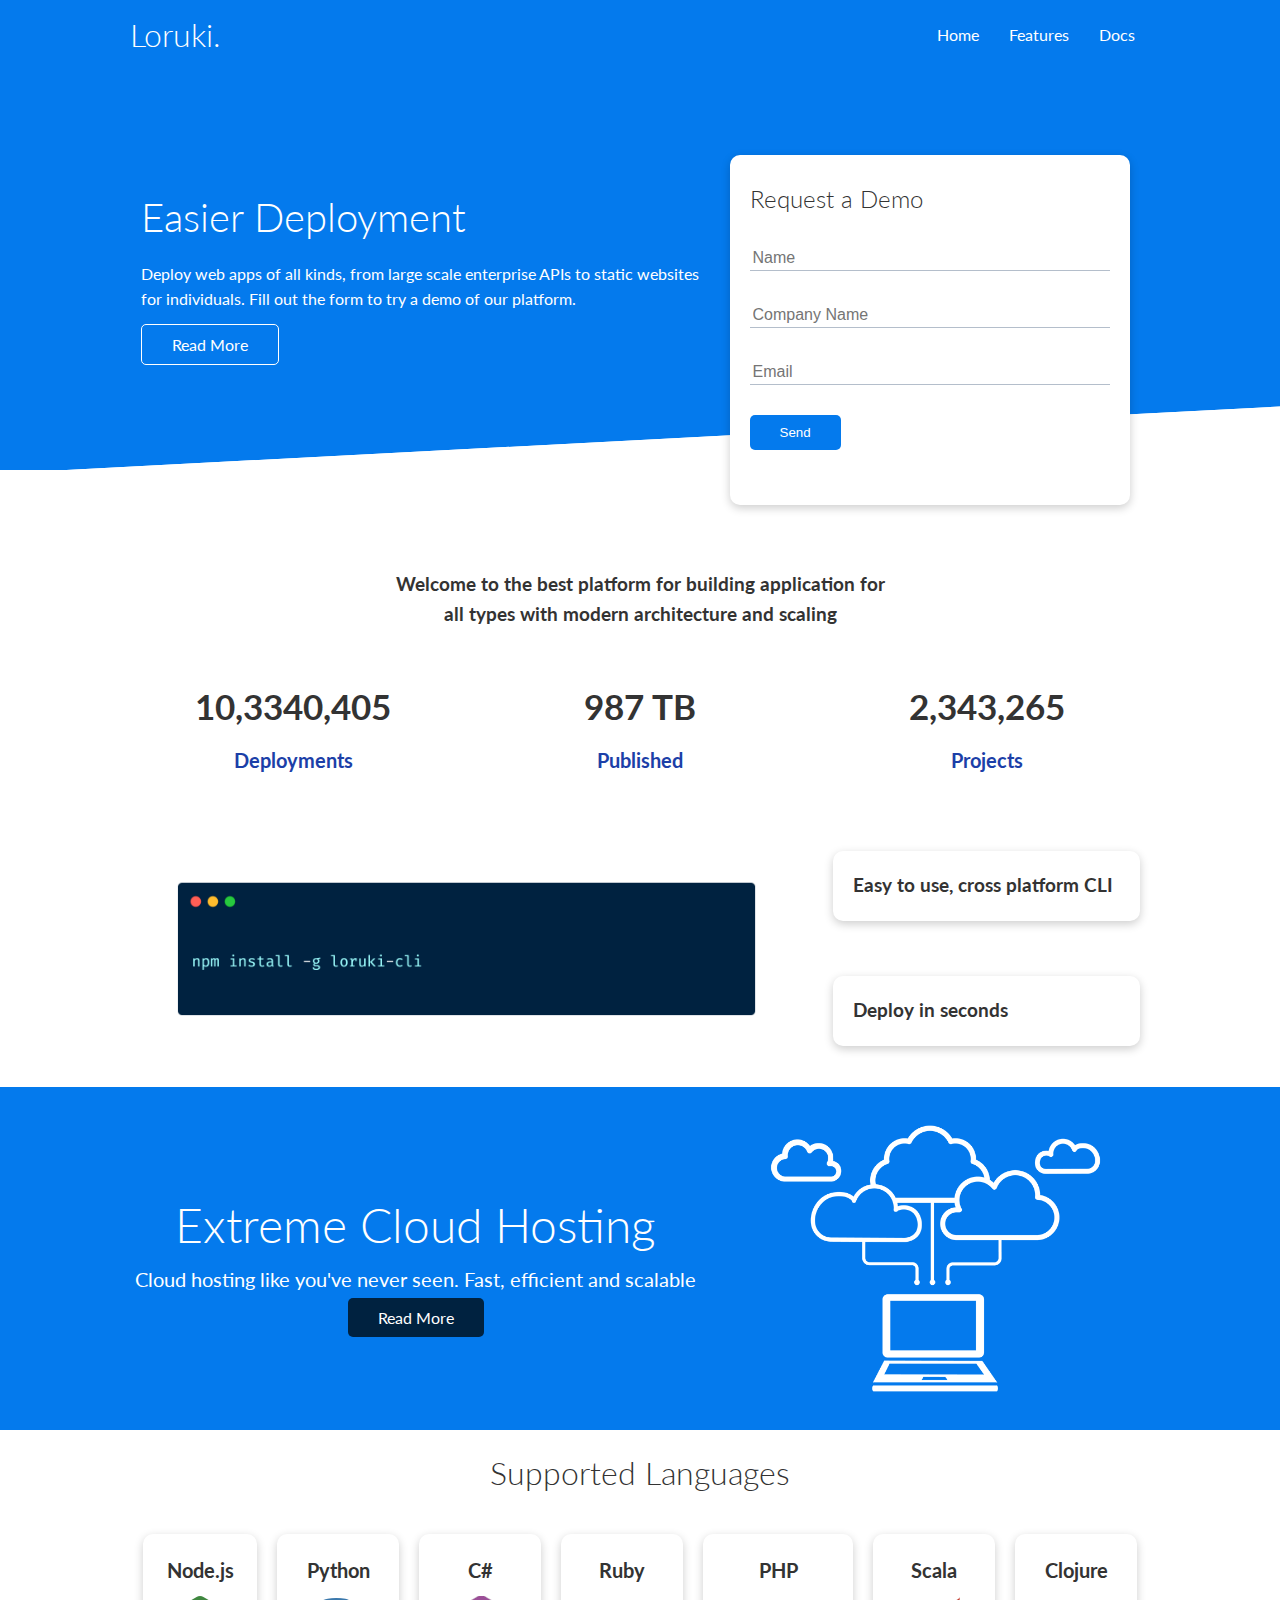
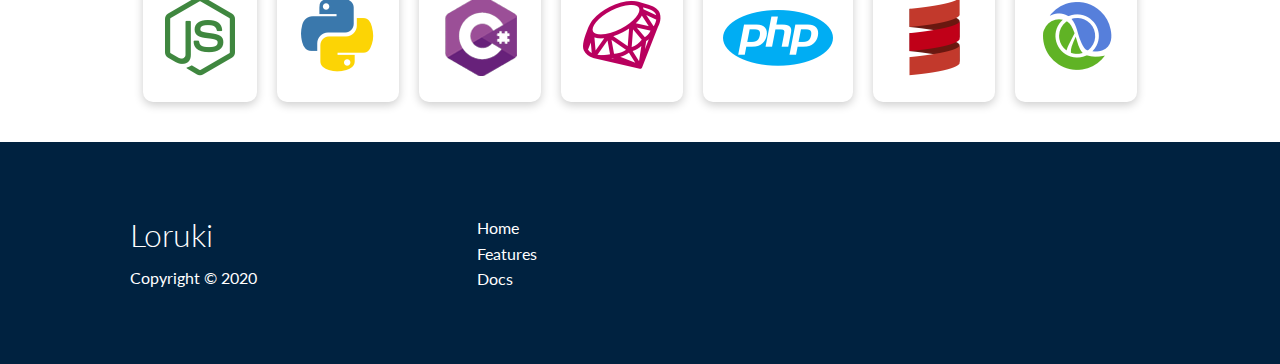
<file: index.html>
<!DOCTYPE html>
<html lang="en">

<head>
    <meta charset="UTF-8">
    <meta http-equiv="X-UA-Compatible" content="IE=edge">
    <meta name="viewport" content="width=device-width, initial-scale=1.0">
    <link rel="stylesheet" href="https://cdnjs.cloudflare.com/ajax/libs/font-awesome/5.15.1/css/all.min.css"
        integrity="sha512-+4zCK9k+qNFUR5X+cKL9EIR+ZOhtIloNl9GIKS57V1MyNsYpYcUrUeQc9vNfzsWfV28IaLL3i96P9sdNyeRssA=="
        crossorigin="anonymous" referrerpolicy="no-referrer" />
    <link rel="stylesheet" href="./css/style.css">
    <link rel="stylesheet" href="./css/utilities.css">
    <title>Loruki | Cloud Hosting For Everyone</title>
</head>

<body>
    <!-- Navbar -->
    <div class="navbar">
        <div class="container flex">
            <h1 class="logo">Loruki.</h1>
            <nav>
                <ul>
                    <li><a href="./index.html">Home</a></li>
                    <li><a href="./features.html">Features</a></li>
                    <li><a href="./docs.html">Docs</a></li>
                </ul>
            </nav>
        </div>
    </div>

    <!-- Showcase -->
    <section class="showcase">
        <div class="container grid">
            <div class="showcase-text">
                <h1>Easier Deployment</h1>
                <p>Deploy web apps of all kinds, from large scale enterprise APIs to static websites for individuals.
                    Fill
                    out the form to try a demo of our platform.</p>
                <a href="./features.html" class="btn btn-outline">Read More</a>
            </div>

            <div class="showcase-form card">
                <h2>Request a Demo</h2>
                <form>
                    <div class="form-control">
                        <input type="text" name="name" placeholder="Name" required>
                    </div>
                    <div class="form-control">
                        <input type="text" name="company" placeholder="Company Name" required>
                    </div>
                    <div class="form-control">
                        <input type="email" name="email" placeholder="Email" required>
                    </div>
                    <input type="submit" value="Send" class="btn btn-primary">
                </form>
            </div>
        </div>
    </section>

    <!-- Stats -->
    <section class="stats">
        <div class="container">
            <h3 class="stats-heading text-center my-1">
                Welcome to the best platform for building application for all types with modern architecture and scaling
            </h3>

            <div class="grid grid-3 text-center my-4">
                <div>
                    <i class="fas fa-server fa-3x"></i>
                    <h3>10,3340,405</h3>
                    <p class="text-secondary">Deployments</p>
                </div>
                <div>
                    <i class="fas fa-upload fa-3x"></i>
                    <h3>987 TB</h3>
                    <p class="text-secondary">Published</p>
                </div>
                <div>
                    <i class="fas fa-project-diagram fa-3x"></i>
                    <h3>2,343,265</h3>
                    <p class="text-secondary">Projects</p>
                </div>
            </div>
        </div>
    </section>

    <!-- Cli -->
    <section class="cli">
        <div class="container grid">
            <img src="./images/cli.png" alt="">
            <div class="card">
                <h3>Easy to use, cross platform CLI</h3>
            </div>
            <div class="card">
                <h3>Deploy in seconds</h3>
            </div>
        </div>
    </section>

    <!-- Cloud -->
    <section class="cloud bg-primary my-2 py-2">
        <div class="container grid">
            <div class="text-center">
                <h2 class="lg">Extreme Cloud Hosting</h2>
                <p class="lead my-1">Cloud hosting like you've never seen. Fast, efficient and scalable</p>
                <a href="./features.html" class="btn btn-dark">Read More</a>
            </div>
            <img src="./images/cloud.png" alt="">
        </div>
    </section>

    <!-- Languages -->
    <section class="languages">
        <h2 class="md text-center my-2">
            Supported Languages
        </h2>
        <div class="container flex">
            <div class="card">
                <h4>Node.js</h4>
                <img src="./images/logos/node.png" alt="">
            </div>
            <div class="card">
                <h4>Python</h4>
                <img src="./images/logos/python.png" alt="">
            </div>
            <div class="card">
                <h4>C#</h4>
                <img src="./images/logos/csharp.png" alt="">
            </div>
            <div class="card">
                <h4>Ruby</h4>
                <img src="./images/logos/ruby.png" alt="">
            </div>
            <div class="card">
                <h4>PHP</h4>
                <img src="./images/logos/php.png" alt="">
            </div>
            <div class="card">
                <h4>Scala</h4>
                <img src="./images/logos/scala.png" alt="">
            </div>
            <div class="card">
                <h4>Clojure</h4>
                <img src="./images/logos/clojure.png" alt="">
            </div>
        </div>
    </section>

    <!-- Footer -->
    <footer class="footer bg-dark py-5">
        <div class="container grid grid-3">
            <div>
                <h1>Loruki
                </h1>
                <p>Copyright &copy; 2020</p>
            </div>
            <nav>
                <ul>
                    <li><a href="./index.html">Home</a></li>
                    <li><a href="./features.html">Features</a></li>
                    <li><a href="./docs.html">Docs</a></li>
                </ul>
            </nav>
            <div class="social">
                <a href="#"><i class="fab fa-github fa-2x"></i></a>
                <a href="#"><i class="fab fa-facebook fa-2x"></i></a>
                <a href="#"><i class="fab fa-instagram fa-2x"></i></a>
                <a href="#"><i class="fab fa-twitter fa-2x"></i></a>
            </div>
        </div>
    </footer>

</body>

</html>
</file>
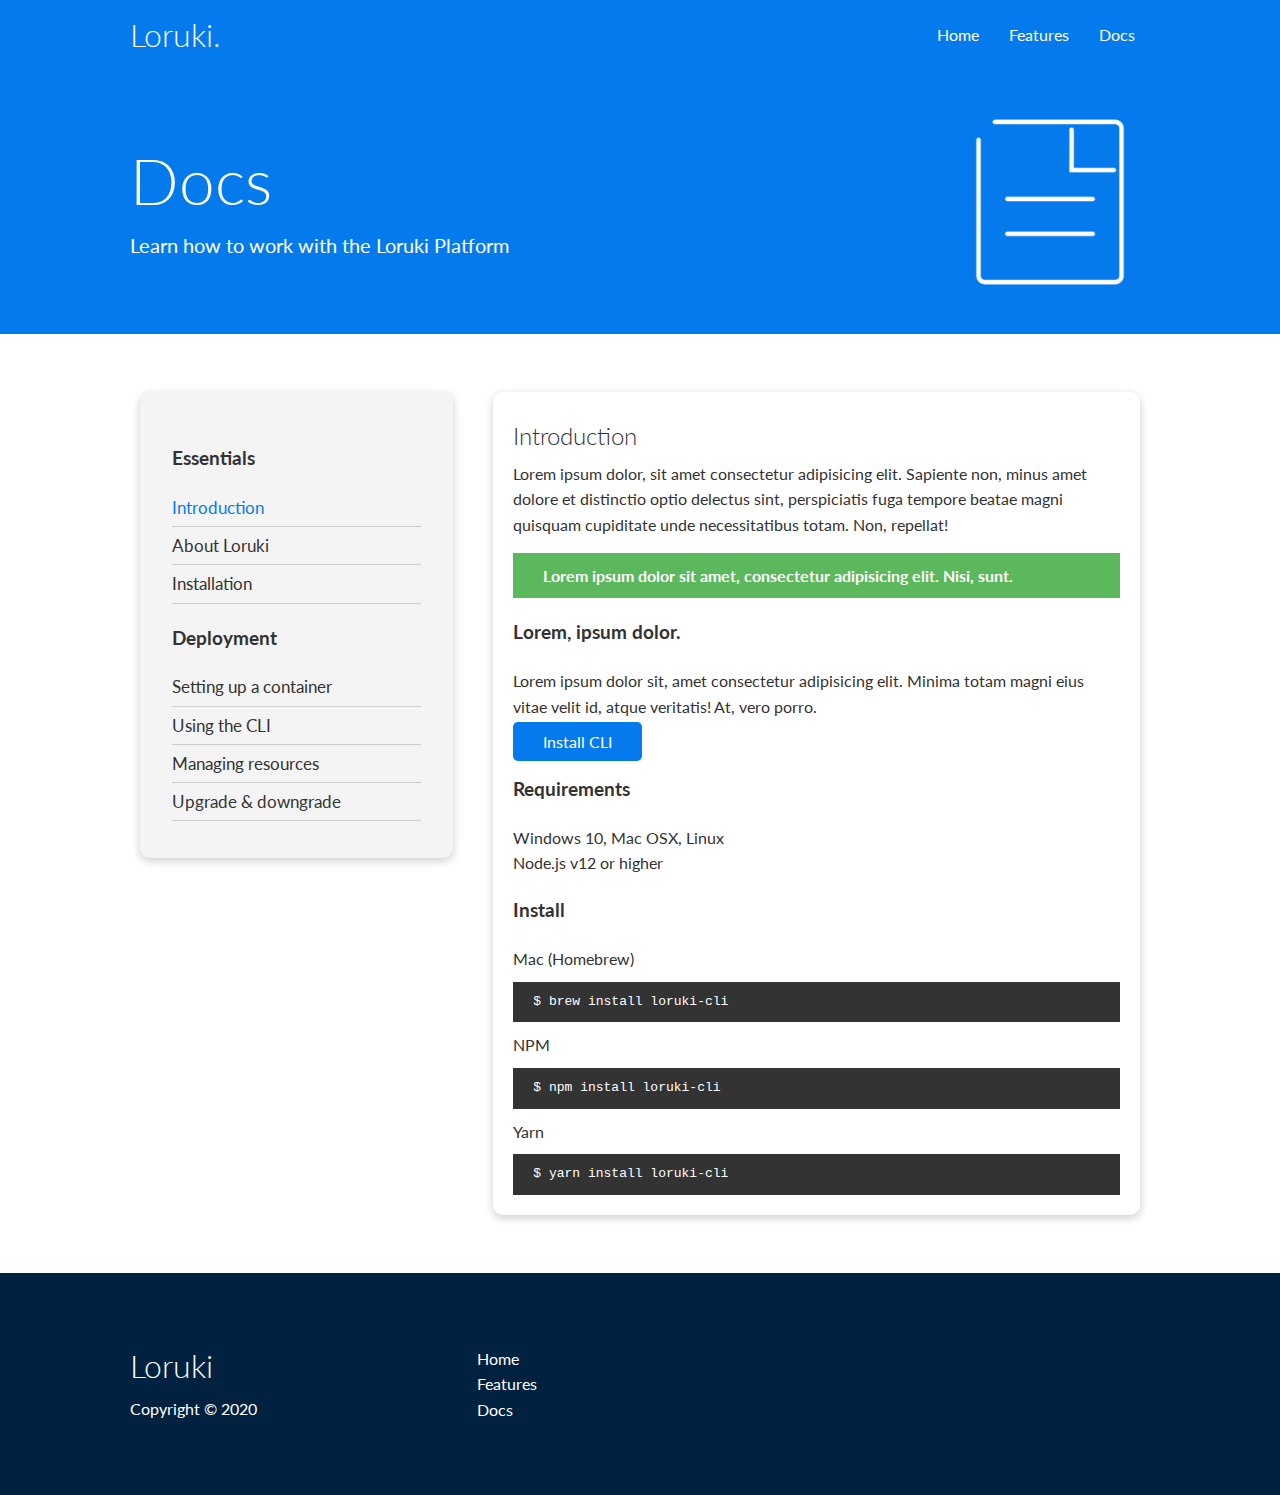
<file: docs.html>
<!DOCTYPE html>
<html lang="en">

<head>
    <meta charset="UTF-8">
    <meta http-equiv="X-UA-Compatible" content="IE=edge">
    <meta name="viewport" content="width=device-width, initial-scale=1.0">
    <link rel="stylesheet" href="https://cdnjs.cloudflare.com/ajax/libs/font-awesome/5.15.1/css/all.min.css"
        integrity="sha512-+4zCK9k+qNFUR5X+cKL9EIR+ZOhtIloNl9GIKS57V1MyNsYpYcUrUeQc9vNfzsWfV28IaLL3i96P9sdNyeRssA=="
        crossorigin="anonymous" referrerpolicy="no-referrer" />
    <link rel="stylesheet" href="./css/style.css">
    <link rel="stylesheet" href="./css/utilities.css">
    <title>Loruki | Cloud Hosting For Everyone</title>
</head>

<body>
    <!-- Navbar -->
    <div class="navbar">
        <div class="container flex">
            <h1 class="logo">Loruki.</h1>
            <nav>
                <ul>
                    <li><a href="./index.html">Home</a></li>
                    <li><a href="./features.html">Features</a></li>
                    <li><a href="./docs.html">Docs</a></li>
                </ul>
            </nav>
        </div>
    </div>


    <!-- Head -->
    <section class="docs-head bg-primary py-3">
        <div class="container grid">
            <div>
                <h1 class="xl">Docs</h1>
                <p class="lead">
                    Learn how to work with the Loruki Platform
                </p>
            </div>
            <img src="./images/docs.png" alt="">
        </div>
    </section>

    <!-- Docs Main -->
    <section class="docs-main my-4">
        <div class="container grid">
            <div class="card bg-light p-3">
                <h3 class="my-2">Essentials</h3>
                <nav>
                    <ul>
                        <li><a class="text-primary" href="#">Introduction</a></li>
                        <li><a href="#">About Loruki</a></li>
                        <li><a href="#">Installation</a></li>
                    </ul>
                </nav>

                <h3 class="my-2">Deployment</h3>
                <nav>
                    <ul>
                        <li><a href="#">Setting up a container</a></li>
                        <li><a href="#">Using the CLI</a></li>
                        <li><a href="#">Managing resources</a></li>
                        <li><a href="#">Upgrade & downgrade</a></li>
                    </ul>
                </nav>
            </div>
            <div class="card">
                <h2>Introduction</h2>
                <p>Lorem ipsum dolor, sit amet consectetur adipisicing elit. Sapiente non, minus amet dolore et
                    distinctio optio delectus sint, perspiciatis fuga tempore beatae magni quisquam cupiditate unde
                    necessitatibus totam. Non, repellat!</p>

                <div class="alert alert-success">
                    <i class="fas fa-info"></i> Lorem ipsum dolor sit amet, consectetur adipisicing elit. Nisi, sunt.
                </div>

                <h3>Lorem, ipsum dolor.</h3>
                <p>Lorem ipsum dolor sit, amet consectetur adipisicing elit. Minima totam magni eius vitae velit id,
                    atque veritatis! At, vero porro.</p>
                <a href="#" class="btn btn-primary">Install CLI</a>

                <h3>Requirements</h3>
                <ul>
                    <li>Windows 10, Mac OSX, Linux</li>
                    <li>Node.js v12 or higher</li>
                </ul>

                <h3>Install</h3>
                <p>Mac (Homebrew)</p>
                <pre><code>$ brew install loruki-cli</code></pre>
                <p>NPM</p>
                <pre><code>$ npm install loruki-cli</code></pre>
                <p>Yarn</p>
                <pre><code>$ yarn install loruki-cli</code></pre>
            </div>
        </div>
    </section>

    <!-- Footer -->
    <footer class="footer bg-dark py-5">
        <div class="container grid grid-3">
            <div>
                <h1>Loruki
                </h1>
                <p>Copyright &copy; 2020</p>
            </div>
            <nav>
                <ul>
                    <li><a href="./index.html">Home</a></li>
                    <li><a href="./features.html">Features</a></li>
                    <li><a href="./docs.html">Docs</a></li>
                </ul>
            </nav>
            <div class="social">
                <a href="#"><i class="fab fa-github fa-2x"></i></a>
                <a href="#"><i class="fab fa-facebook fa-2x"></i></a>
                <a href="#"><i class="fab fa-instagram fa-2x"></i></a>
                <a href="#"><i class="fab fa-twitter fa-2x"></i></a>
            </div>
        </div>
    </footer>

</body>

</html>
</file>
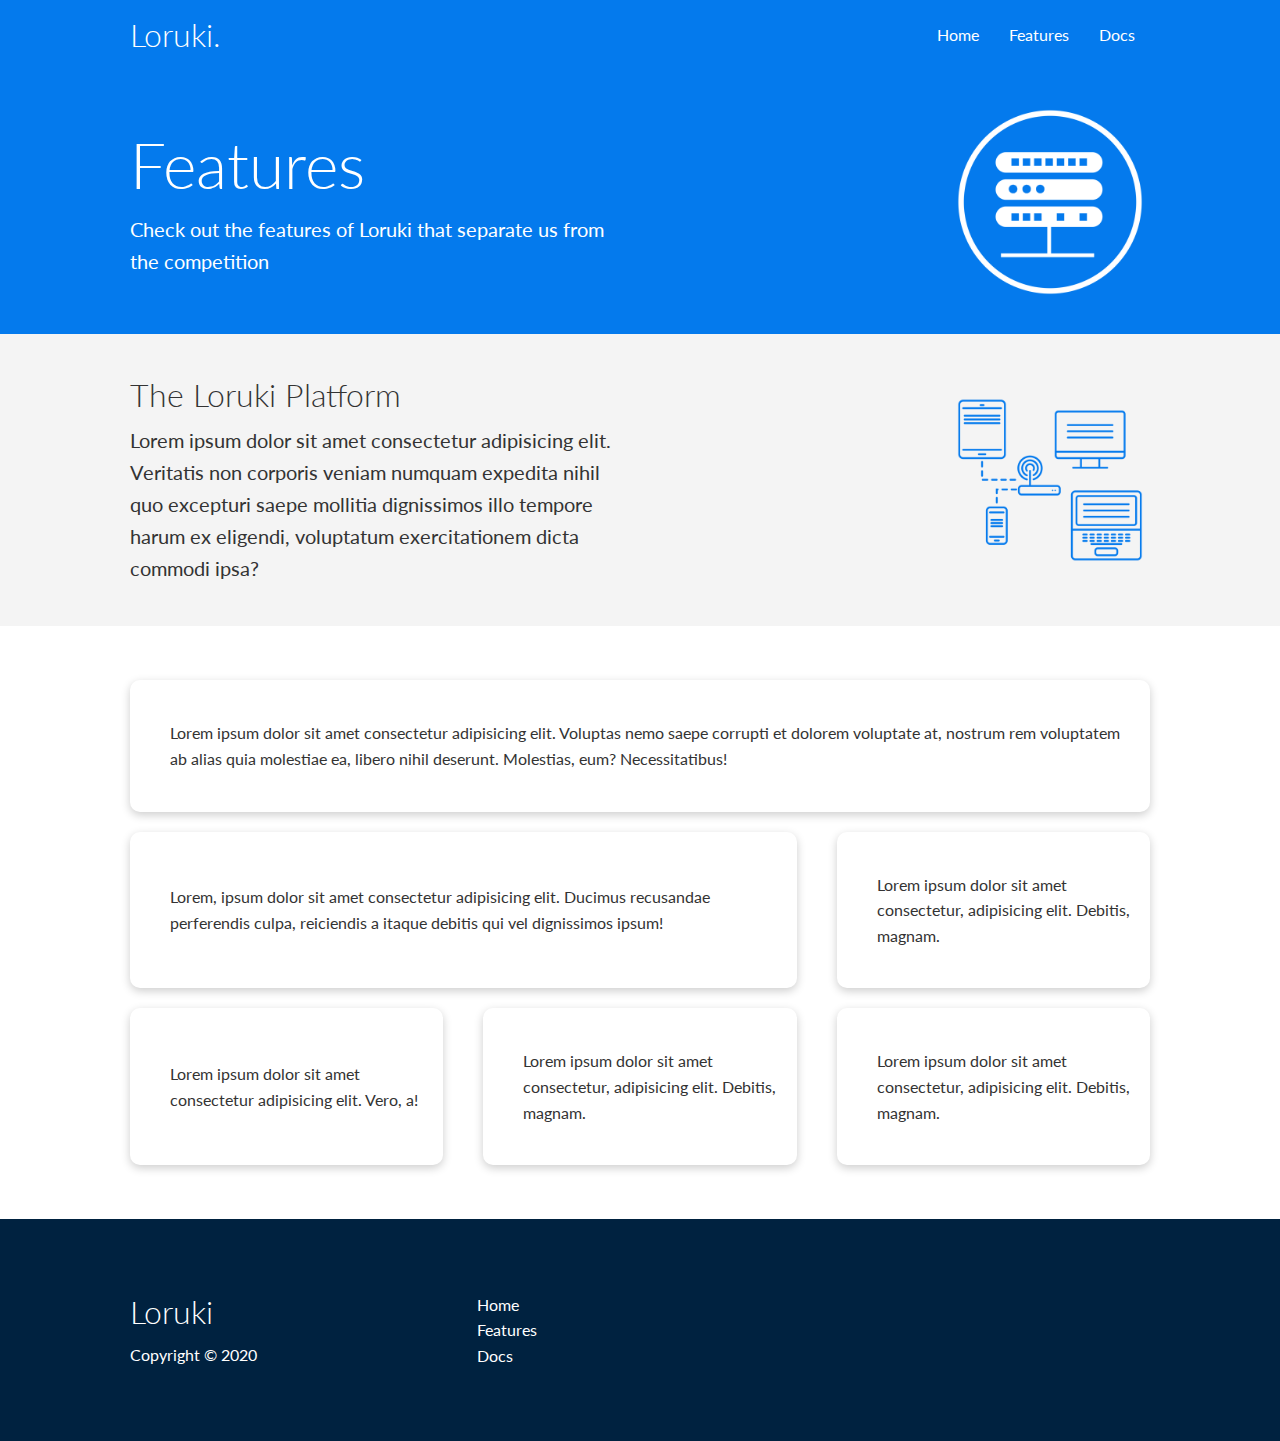
<file: features.html>
<!DOCTYPE html>
<html lang="en">

<head>
    <meta charset="UTF-8">
    <meta http-equiv="X-UA-Compatible" content="IE=edge">
    <meta name="viewport" content="width=device-width, initial-scale=1.0">
    <link rel="stylesheet" href="https://cdnjs.cloudflare.com/ajax/libs/font-awesome/5.15.1/css/all.min.css"
        integrity="sha512-+4zCK9k+qNFUR5X+cKL9EIR+ZOhtIloNl9GIKS57V1MyNsYpYcUrUeQc9vNfzsWfV28IaLL3i96P9sdNyeRssA=="
        crossorigin="anonymous" referrerpolicy="no-referrer" />
    <link rel="stylesheet" href="./css/style.css">
    <link rel="stylesheet" href="./css/utilities.css">
    <title>Loruki | Cloud Hosting For Everyone</title>
</head>

<body>
    <!-- Navbar -->
    <div class="navbar">
        <div class="container flex">
            <h1 class="logo">Loruki.</h1>
            <nav>
                <ul>
                    <li><a href="./index.html">Home</a></li>
                    <li><a href="./features.html">Features</a></li>
                    <li><a href="./docs.html">Docs</a></li>
                </ul>
            </nav>
        </div>
    </div>


    <!-- Head -->
    <section class="features-head bg-primary py-3">
        <div class="container grid">
            <div>
                <h1 class="xl">Features</h1>
                <p class="lead">
                    Check out the features of Loruki that separate us from the
                    competition
                </p>
            </div>
            <img src="./images/server.png" alt="">
        </div>
    </section>

    <!--Sub Head -->
    <section class="features-head bg-light py-3">
        <div class="container grid">
            <div>
                <h1 class="md">The Loruki Platform</h1>
                <p class="lead">
                    Lorem ipsum dolor sit amet consectetur adipisicing elit. Veritatis non corporis veniam numquam
                    expedita nihil quo excepturi saepe mollitia dignissimos illo tempore harum ex eligendi, voluptatum
                    exercitationem dicta commodi ipsa?
                </p>
            </div>
            <img src="./images/server2.png" alt="">
        </div>
    </section>

    <!-- Cards Section -->
    <section class="features-main my-2">
        <div class="container grid grid-3">
            <div class="card flex">
                <i class="fas fa-server fa-3x"></i>
                <p>Lorem ipsum dolor sit amet consectetur adipisicing elit. Voluptas nemo saepe corrupti et dolorem
                    voluptate at, nostrum rem voluptatem ab alias quia molestiae ea, libero nihil deserunt. Molestias,
                    eum? Necessitatibus!</p>
            </div>
            <div class="card flex">
                <i class="fas fa-network-wired fa-3x"></i>
                <p>
                    Lorem, ipsum dolor sit amet consectetur adipisicing elit. Ducimus
                    recusandae perferendis culpa, reiciendis a itaque debitis qui vel
                    dignissimos ipsum!
                </p>
            </div>
            <div class="card flex">
                <i class="fas fa-laptop-code fa-3x"></i>
                <p>
                    Lorem ipsum dolor sit amet consectetur, adipisicing elit. Debitis,
                    magnam.
                </p>
            </div>
            <div class="card flex">
                <i class="fas fa-database fa-3x"></i>
                <p>
                    Lorem ipsum dolor sit amet consectetur adipisicing elit. Vero, a!
                </p>
            </div>
            <div class="card flex">
                <i class="fas fa-power-off fa-3x"></i>
                <p>
                    Lorem ipsum dolor sit amet consectetur, adipisicing elit. Debitis,
                    magnam.
                </p>
            </div>
            <div class="card flex">
                <i class="fas fa-upload fa-3x"></i>
                <p>
                    Lorem ipsum dolor sit amet consectetur, adipisicing elit. Debitis,
                    magnam.
                </p>
            </div>
        </div>
    </section>

    <!-- Footer -->
    <footer class="footer bg-dark py-5">
        <div class="container grid grid-3">
            <div>
                <h1>Loruki
                </h1>
                <p>Copyright &copy; 2020</p>
            </div>
            <nav>
                <ul>
                    <li><a href="./index.html">Home</a></li>
                    <li><a href="./features.html">Features</a></li>
                    <li><a href="./docs.html">Docs</a></li>
                </ul>
            </nav>
            <div class="social">
                <a href="#"><i class="fab fa-github fa-2x"></i></a>
                <a href="#"><i class="fab fa-facebook fa-2x"></i></a>
                <a href="#"><i class="fab fa-instagram fa-2x"></i></a>
                <a href="#"><i class="fab fa-twitter fa-2x"></i></a>
            </div>
        </div>
    </footer>

</body>

</html>
</file>
<file: css/style.css>
@import url('https://fonts.googleapis.com/css2?family=Lato:wght@300&family=Poppins:wght@200&display=swap');

:root {
    --primary-color: #047aed;
    --secondary-color: #1c3fa8;
    --dark-color: #002240;
    --light-color: #f4f4f4;
    --success-color: #5cb85c;
    --error-color: #d9534f;
}


* {
    box-sizing: border-box;
    padding: 0;
    margin: 0;
}

body {
    font-family: 'Lato', sans-serif;
    color: #333;
    line-height: 1.6;
}

ul {
    list-style-type: none;
}

a {
    text-decoration: none;
    color: #333;
}

h1,
h2 {
    font-weight: 300;
    line-height: 1.2;
    margin: 10px 0;
}

p {
    margin: 10px 0px;
}

img {
    width: 100%;
}

code,
pre {
    background: #333;
    color: #fff;
    padding: 10px;
}

/* Navbar */
.navbar {
    background-color: var(--primary-color);
    color: #fff;
    height: 70px;
}

.navbar ul {
    display: flex;
}

.navbar a {
    color: #fff;
    padding: 10px;
    margin: 0 5px;
}

.navbar a:hover {
    border-bottom: 2px #fff solid;
}

.navbar .flex {
    justify-content: space-between;
}

/* Showcase */
.showcase {
    height: 400px;
    background-color: var(--primary-color);
    color: #fff;
    position: relative;
}

.showcase h1 {
    font-size: 40px;
}

.showcase p {
    margin: 20px 0;
}

.showcase .grid {
    overflow: visible;
    grid-template-columns: 55% 40%;
    gap: 30px;
}

.showcase-text {
    animation: slideInFromLeft 1s ease-in;
}

.showcase-form {
    position: relative;
    top: 60px;
    height: 350px;
    width: 400px;
    padding: 40px;
    z-index: 100;
    justify-self: flex-end;
    animation: slideInFromRight 1s ease-in;
}

.showcase-form .form-control {
    margin: 30px 0;
}

.showcase-form input[type='text'],
.showcase-form input[type='email'] {
    border: 0;
    border-bottom: 1px solid #b4becb;
    width: 100%;
    padding: 3px;
    font-size: 16px;
}

.showcase-form input:focus {
    outline: none;
}

.showcase::before,
.showcase::after {
    content: '';
    position: absolute;
    height: 100px;
    bottom: -70px;
    right: 0;
    left: 0;
    background: #fff;
    transform: skewY(-3deg);
    -webkit-transform: skewY(-3deg);
    -moz-transform: skewY(-3deg);
    -ms-transform: skewY(-3deg);
}

/* Stats */
.stats {
    padding-top: 100px;
    animation: slideInFromBottom 1s ease-in;
}

.stats-heading {
    max-width: 500px;
    margin: auto;
}

.stats .grid h3 {
    font-size: 35px;
}

.stats .grid p {
    font-size: 20px;
    font-weight: bold;
}

/* Cli */
.cli .grid {
    grid-template-columns: repeat(3, 1fr);
    grid-template-rows: repeat(2, 1fr);
}

.cli .grid>*:first-child {
    grid-column: 1 / span 2;
    grid-row: 1 / span 2;
}

/* Cloud */
.cloud .grid {
    grid-template-columns: 4fr 3fr;
}

/* Languages */

.languages .flex {
    flex-wrap: wrap;
}

.languages .card {
    text-align: center;
    margin: 18px 10px 40px;
    transition: transform 0.2s ease-in;
}

.languages .card h4 {
    font-size: 20px;
    margin-bottom: 10px;
}

.languages .card:hover {
    transform: translateY(-15px);
}

/* Features */
.features-head img,
.docs-head img {
    width: 200px;
    justify-self: flex-end;
}

.features-sub-head img {
    width: 300px;
    justify-self: flex-end;
}

.features-main .card>i {
    margin-right: 20px;
}

.features-main .grid {
    padding: 30px;
}

.features-main .grid>*:first-child {
    grid-column: 1 / span 3;
}

.features-main .grid>*:nth-child(2) {
    grid-column: 1 / span 2;
}

/* Docs */
.docs-main h3 {
    margin: 20px 0;
}

.docs-main .grid {
    grid-template-columns: 1fr 2fr;
    align-items: flex-start;
}

.docs-main nav li {
    font-size: 17px;
    padding-bottom: 5px;
    margin-bottom: 5px;
    border-bottom: 1px #ccc solid;
}

.docs-main a:hover {
    font-weight: bold;
}

/* Footer */
.footer .social a {
    margin: 0 10px;
}

/* Aniamtions */
@keyframes slideInFromLeft {
    0% {
        transform: translateX(-100%);
    }

    100% {
        transform: translateX(0);
    }
}

@keyframes slideInFromRight {
    0% {
        transform: translateX(100%);
    }

    100% {
        transform: translateX(0);
    }
}

@keyframes slideInFromTop {
    0% {
        transform: translateY(-100%);
    }

    100% {
        transform: translateX(0);
    }
}

@keyframes slideInFromBottom {
    0% {
        transform: translateY(100%);
    }

    100% {
        transform: translateX(0);
    }
}

@media (max-width: 1000px) {
    .showcase-form {
        width: 340px;
    }
}

/* Tablets and under */
@media(max-width: 768px) {

    .grid,
    .showcase .grid,
    .stats .grid,
    .cli .grid,
    .cloud .grid,
    .features-main .grid,
    .docs-main .grid {
        grid-template-columns: 1fr;
        grid-template-rows: 1fr;
    }

    .showcase {
        height: auto;
    }

    .showcase-text {
        text-align: center;
        margin-top: 40px;
        animation: slideInFromTop 1s ease-in;
    }

    .showcase-form {
        justify-self: center;
        margin: auto;
        animation: slideInFromBottom 1s ease-in;
    }

    .cli .grid>*:first-child {
        grid-column: 1;
        grid-row: 1;
    }

    .features-head,
    .features-sub-head,
    .docs-head {
        text-align: center;
    }

    .features-head img,
    .features-sub-head img,
    .docs-head img {
        justify-self: center;
    }

    .features-main .grid>*:first-child,
    .features-main .grid>*:nth-child(2) {
        grid-column: 1;
    }

}

/* Mobile */
@media (max-width: 500px) {
    .navbar {
        height: 110px;
    }

    .navbar .flex {
        flex-direction: column
    }

    .navbar ul {
        padding: 10px;
        background-color: rgba(0, 0, 0, 0.1);
    }
}
</file>
<file: css/utilities.css>
.container {
    max-width: 1100px;
    margin: 0 auto;
    overflow: auto;
    padding: 0 40px;
}

.card {
    background-color: #fff;
    color: #333;
    border-radius: 10px;
    box-shadow: 0 3px 10px rgba(0, 0, 0, 0.2);
    padding: 20px;
    margin: 10px;
}

.btn {
    display: i=inline-block;
    padding: 10px 30px;
    cursor: pointer;
    background: var(--primary-color);
    color: #fff;
    border: none;
    border-radius: 5px;
}

.btn-outline {
    background-color: transparent;
    border: 1px #fff solid;
}

.btn:hover {
    transform: scale(0.98);
}

/* Background & colored buttons */
.bg-primary,
.btn-primary {
    background-color: var(--primary-color);
    color: #fff;
}

.bg-secondary,
.btn-secondary {
    background-color: var(--secondary-color);
    color: #fff;
}

.bg-dark,
.btn-dark {
    background-color: var(--dark-color);
    color: #fff;
}

.bg-light,
.btn-light {
    background-color: var(--light-color);
    color: #333;
}

.bg-primary a,
.btn-primary a,
.bg-secondary a,
.btn-secondary a,
.bg-dark a,
.btn-dark a {
    color: #fff;
}

/* Text Colors */
.text-primary {
    color: var(--primary-color);
}

.text-secondary {
    color: var(--secondary-color);
}

.text-dark {
    color: var(--dark-color);
}

.text-light {
    color: var(--light-color);
}

/* Text Sizes */
.lead {
    font-size: 20px;
}

.sm {
    font-size: 1rem;
}

.md {
    font-size: 2rem;
}

.lg {
    font-size: 3rem;
}

.xl {
    font-size: 4rem;
}

.text-center {
    text-align: center;
}

/* Alert */
.alert {
    background-color: var(--light-color);
    padding: 10px 20px;
    font-weight: bold;
    margin: 15px 0;
}

.alert i {
    margin-right: 10px;
}

.alert-success {
    background-color: var(--success-color);
    color: #fff;
}

.alert-error {
    background-color: var(--error-color);
    color: #fff;
}

.flex {
    display: flex;
    justify-content: center;
    align-items: center;
    height: 100%;
}

.grid {
    display: grid;
    grid-template-columns: repeat(2, 1fr);
    gap: 20px;
    justify-content: center;
    align-items: center;
    height: 100%;
}

.grid-3 {
    grid-template-columns: repeat(3, 1fr);
}

/* Margin */
/* .my-1 {
    margin: 1rem 0;
} */

.my-2 {
    margin: 1.5rem 0;
}

.my-3 {
    margin: 2rem 0;
}

.my-4 {
    margin: 3rem 0;
}

.my-5 {
    margin: 4rem 0;
}

.m-1 {
    margin: 1rem;
}

.m-2 {
    margin: 1.5rem;
}

.m-3 {
    margin: 2rem;
}

.m-4 {
    margin: 3rem;
}

.m-5 {
    margin: 4rem;
}

/* Padding */
.py-1 {
    padding: 1rem 0;
}

.py-2 {
    padding: 1.5rem 0;
}

.py-3 {
    padding: 2rem 0;
}

.py-4 {
    padding: 3rem 0;
}

.py-5 {
    padding: 4rem 0;
}

.p-1 {
    padding: 1rem;
}

.p-2 {
    padding: 1.5rem;
}

.p-3 {
    padding: 2rem;
}

.p-4 {
    padding: 3rem;
}

.p-5 {
    padding: 4rem;
}
</file>
